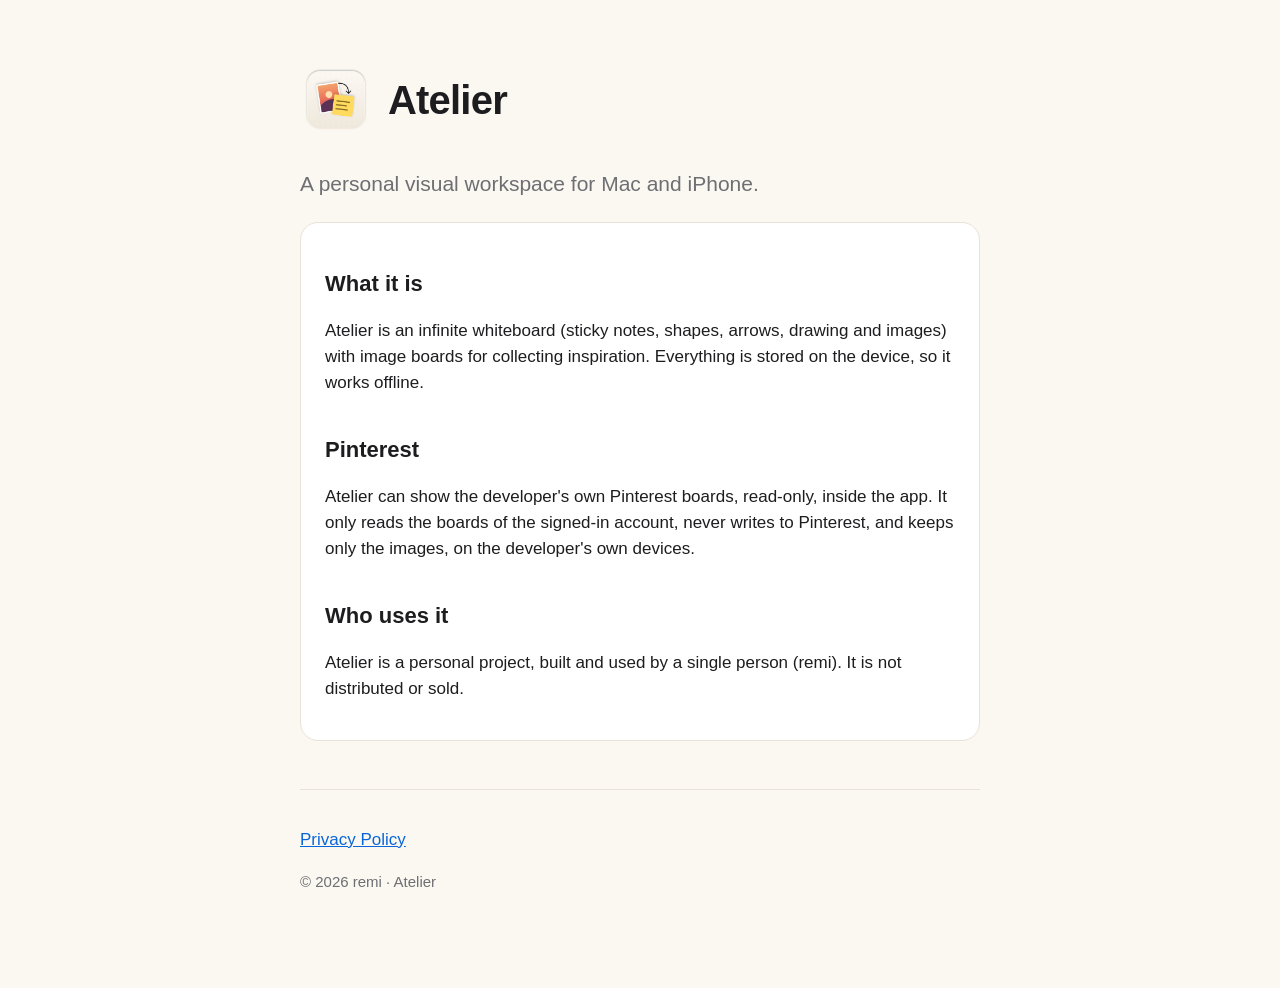
<file: index.html>
<!doctype html>
<html lang="en">
<head>
  <meta charset="utf-8">
  <meta name="viewport" content="width=device-width, initial-scale=1">
  <title>Atelier</title>
  <meta name="description" content="Atelier is a personal visual workspace for Mac and iPhone: whiteboards and image boards that work offline.">
  <link rel="icon" href="icon.png">
  <link rel="stylesheet" href="style.css">
</head>
<body>
<main>
  <header>
    <img src="icon.png" alt="Atelier app icon">
    <h1>Atelier</h1>
  </header>
  <p class="lede">A personal visual workspace for Mac and iPhone.</p>

  <div class="card">
    <h2>What it is</h2>
    <p>Atelier is an infinite whiteboard (sticky notes, shapes, arrows, drawing and images) with image boards for collecting inspiration. Everything is stored on the device, so it works offline.</p>

    <h2>Pinterest</h2>
    <p>Atelier can show the developer's own Pinterest boards, read-only, inside the app. It only reads the boards of the signed-in account, never writes to Pinterest, and keeps only the images, on the developer's own devices.</p>

    <h2>Who uses it</h2>
    <p>Atelier is a personal project, built and used by a single person (remi). It is not distributed or sold.</p>
  </div>

  <footer>
    <p><a href="privacy.html">Privacy Policy</a></p>
    <p class="muted">© 2026 remi · Atelier</p>
  </footer>
</main>
</body>
</html>
</file>
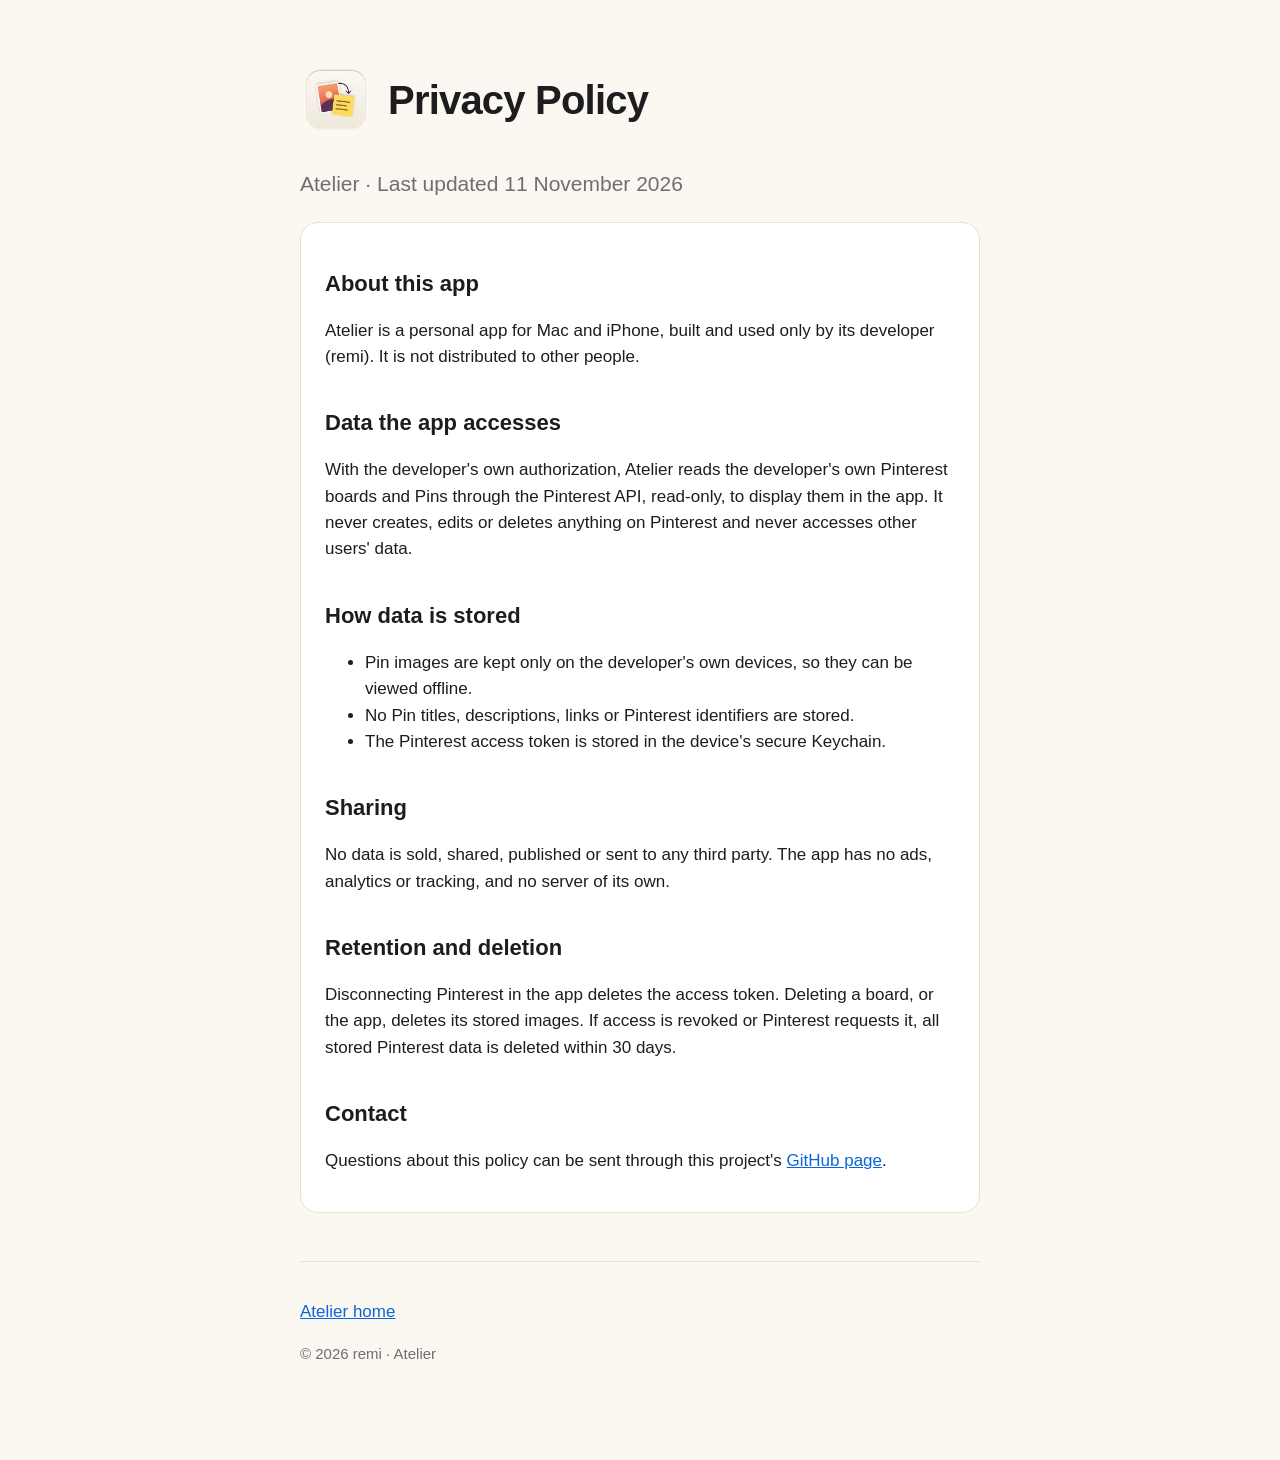
<file: privacy.html>
<!doctype html>
<html lang="en">
<head>
  <meta charset="utf-8">
  <meta name="viewport" content="width=device-width, initial-scale=1">
  <title>Privacy Policy – Atelier</title>
  <meta name="description" content="Privacy Policy for Atelier, a personal app for Mac and iPhone.">
  <link rel="icon" href="icon.png">
  <link rel="stylesheet" href="style.css">
</head>
<body>
<main>
  <header>
    <img src="icon.png" alt="Atelier app icon">
    <h1>Privacy Policy</h1>
  </header>
  <p class="lede">Atelier · Last updated 11 November 2026</p>

  <div class="card">
    <h2>About this app</h2>
    <p>Atelier is a personal app for Mac and iPhone, built and used only by its developer (remi). It is not distributed to other people.</p>

    <h2>Data the app accesses</h2>
    <p>With the developer's own authorization, Atelier reads the developer's own Pinterest boards and Pins through the Pinterest API, read-only, to display them in the app. It never creates, edits or deletes anything on Pinterest and never accesses other users' data.</p>

    <h2>How data is stored</h2>
    <ul>
      <li>Pin images are kept only on the developer's own devices, so they can be viewed offline.</li>
      <li>No Pin titles, descriptions, links or Pinterest identifiers are stored.</li>
      <li>The Pinterest access token is stored in the device's secure Keychain.</li>
    </ul>

    <h2>Sharing</h2>
    <p>No data is sold, shared, published or sent to any third party. The app has no ads, analytics or tracking, and no server of its own.</p>

    <h2>Retention and deletion</h2>
    <p>Disconnecting Pinterest in the app deletes the access token. Deleting a board, or the app, deletes its stored images. If access is revoked or Pinterest requests it, all stored Pinterest data is deleted within 30 days.</p>

    <h2>Contact</h2>
    <p>Questions about this policy can be sent through this project's <a href="https://github.com/remichenu-lgtm/atelier/issues">GitHub page</a>.</p>
  </div>

  <footer>
    <p><a href="index.html">Atelier home</a></p>
    <p class="muted">© 2026 remi · Atelier</p>
  </footer>
</main>
</body>
</html>
</file>
<file: style.css>
:root { --bg: #fbf8f2; --fg: #1d1d1f; --muted: #6e6e73; --card: #ffffff; --line: #e8e2d8; }
@media (prefers-color-scheme: dark) {
  :root { --bg: #121212; --fg: #f5f5f7; --muted: #a1a1a6; --card: #1c1c1e; --line: #2c2c2e; }
}
* { box-sizing: border-box; }
body {
  margin: 0; background: var(--bg); color: var(--fg);
  font: 17px/1.55 -apple-system, BlinkMacSystemFont, "SF Pro Text", "Helvetica Neue", Arial, sans-serif;
  -webkit-font-smoothing: antialiased;
}
main { max-width: 720px; margin: 0 auto; padding: 64px 20px 80px; }
header { display: flex; align-items: center; gap: 16px; margin-bottom: 32px; }
header img { width: 72px; height: 72px; }
h1 { font-size: 40px; line-height: 1.1; margin: 0; letter-spacing: -0.02em; }
h2 { font-size: 22px; margin: 36px 0 8px; }
p, li { color: var(--fg); }
.lede { font-size: 21px; color: var(--muted); margin-top: 0; }
.card { background: var(--card); border: 1px solid var(--line); border-radius: 18px; padding: 8px 24px 20px; }
.muted { color: var(--muted); font-size: 15px; }
a { color: #0a66d8; }
footer { margin-top: 48px; padding-top: 20px; border-top: 1px solid var(--line); }
</file>
